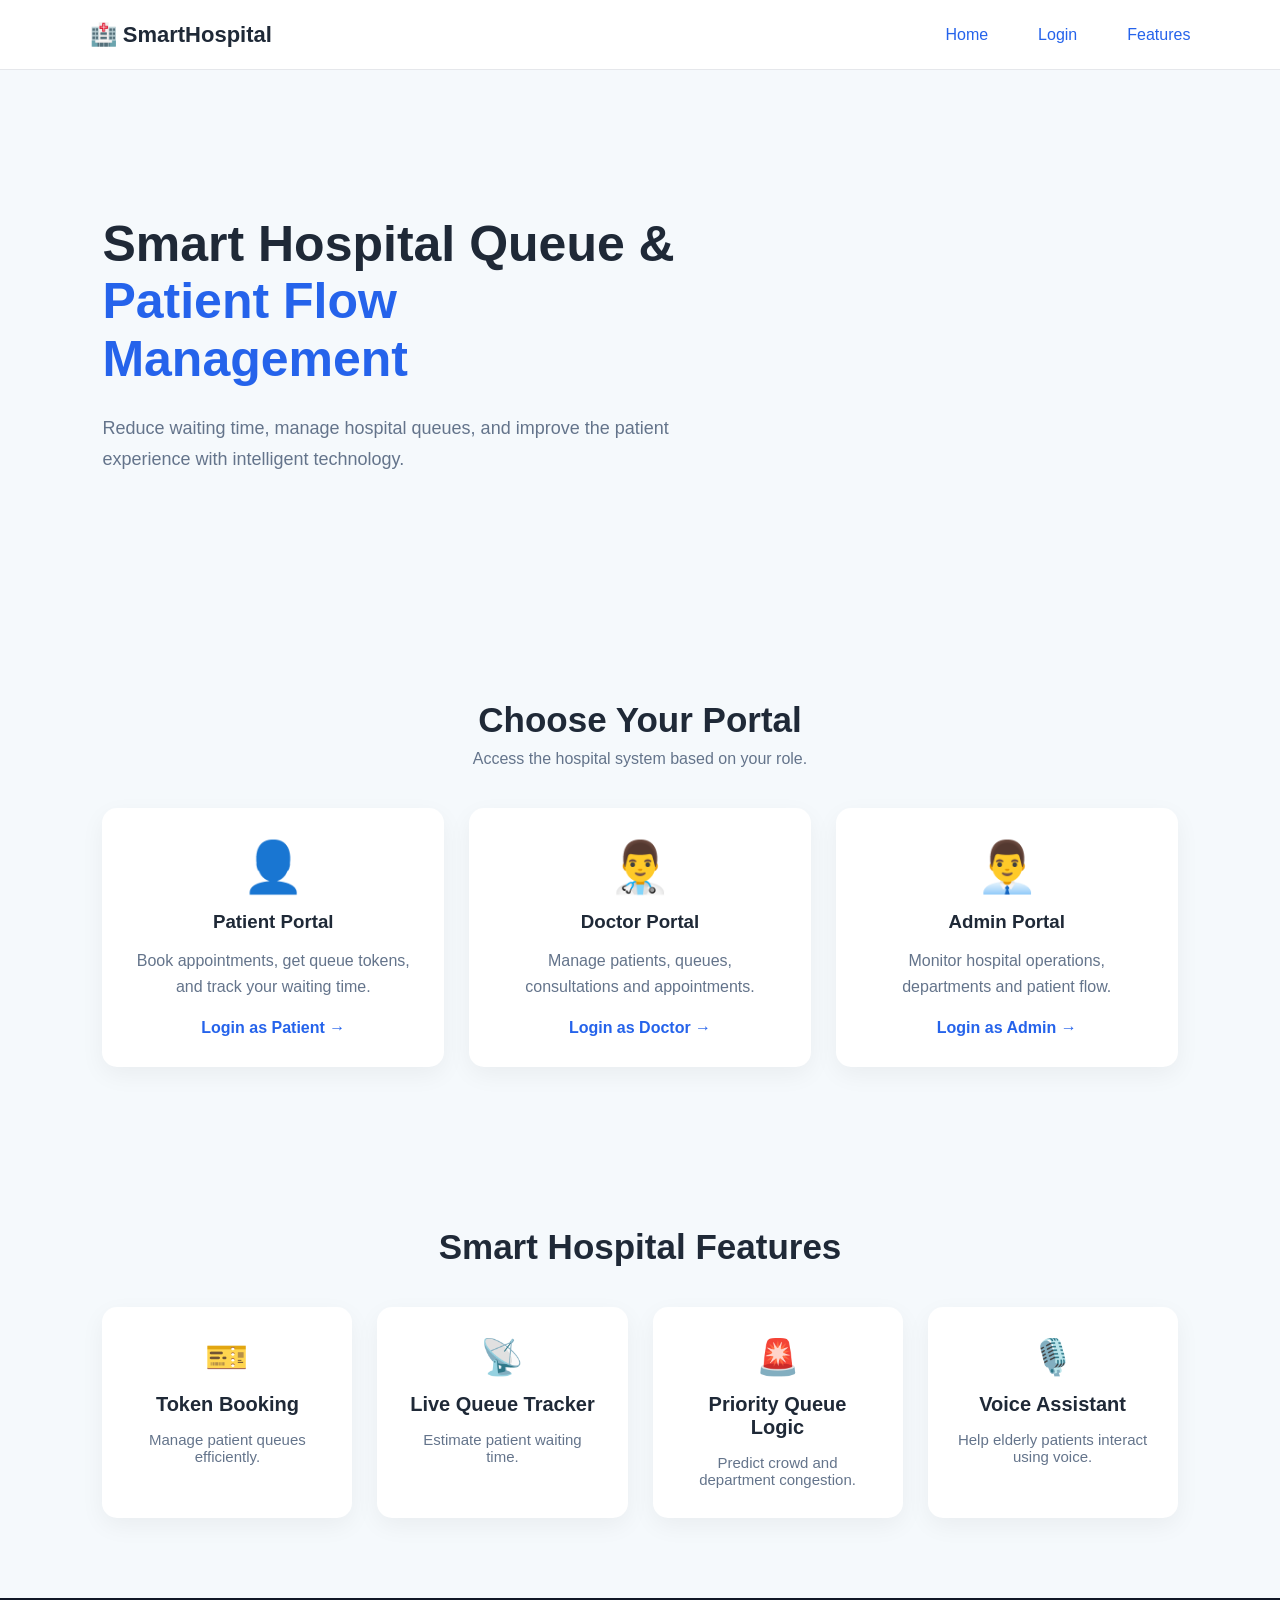
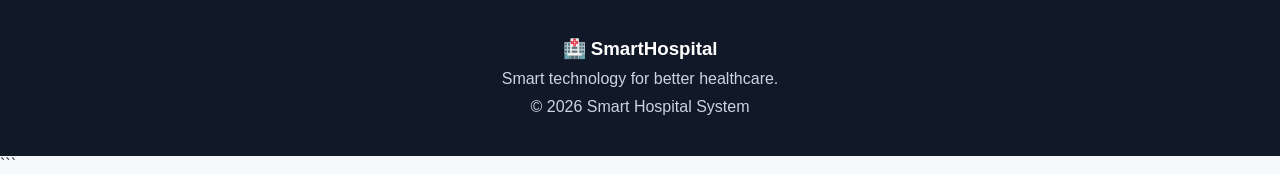
<file: frontend/index.html>
<!DOCTYPE html>

<html lang="en">

<head>

<meta charset="UTF-8">
<meta name="viewport" content="width=device-width, initial-scale=1.0">

<title>Smart Hospital</title>

<link rel="stylesheet" href="./css/style.css">


</head>

<body>

<!-- Navigation -->
<nav class="navbar">

    <div class="logo">
        🏥 SmartHospital
    </div>

    <div class="nav-links">

        <a href="#home">Home</a>
    
        <a href="#login">Login</a>
         <a href="#features">Features</a>

    </div>

</nav>

<!-- Hero Section -->
<section class="hero" id="home">

    <div class="hero-content">

        <div class="hero-text">
            <h1>
                Smart Hospital Queue &
                <span>Patient Flow Management</span>
            </h1>

            <p>
                Reduce waiting time, manage hospital queues, and improve
                the patient experience with intelligent technology.
            </p>
            <!-- Image on the right side -->
        <div class="hero-image">
        
        
        </div>

      

    </div>

</section>

<!-- Login Section -->
<section class="login-section" id="login">

    <h2>Choose Your Portal</h2>

    <p>
        Access the hospital system based on your role.
    </p>


    <div class="portal-container">

        <!-- Patient -->
        <div class="portal-card">

            <div class="portal-icon">
                👤
            </div>

            <h3>Patient Portal</h3>

            <p>
                Book appointments, get queue tokens,
                and track your waiting time.
            </p>

            <a href="patient-login.html">
                Login as Patient →
            </a>

        </div>


        <!-- Doctor -->
        <div class="portal-card">

            <div class="portal-icon">
                👨‍⚕️
            </div>

            <h3>Doctor Portal</h3>

            <p>
                Manage patients, queues,
                consultations and appointments.
            </p>

            <a href="doctor-login.html">
                Login as Doctor →
            </a>

        </div>


        <!-- Admin -->
        <div class="portal-card">

            <div class="portal-icon">
                👨‍💼
            </div>

            <h3>Admin Portal</h3>

            <p>
                Monitor hospital operations,
                departments and patient flow.
            </p>

            <a href="admin-login.html">
                Login as Admin →
            </a>

        </div>

    </div>

</section>


<!-- Features -->
<section class="features" id="features">

    <h2>Smart Hospital Features</h2>

    <div class="feature-container">

        <div class="feature-card">

            🎫

            <h3>Token Booking</h3>

            <p>
                Manage patient queues efficiently.
            </p>

        </div>


        <div class="feature-card">

            📡

            <h3>Live Queue Tracker</h3>

            <p>
                Estimate patient waiting time.
            </p>

        </div>


        <div class="feature-card">

            🚨 

            <h3>Priority Queue Logic</h3>

            <p>
                Predict crowd and department congestion.
            </p>

        </div>


        <div class="feature-card">

            🎙️

            <h3>Voice Assistant</h3>

            <p>
                Help elderly patients interact using voice.
            </p>

        </div>

    </div>

</section>


<!-- Footer -->
<footer>

    <h3>🏥 SmartHospital</h3>

    <p>
        Smart technology for better healthcare.
    </p>

    <p>
        © 2026 Smart Hospital System
    </p>

</footer>
```

</body>

</html>
</file>
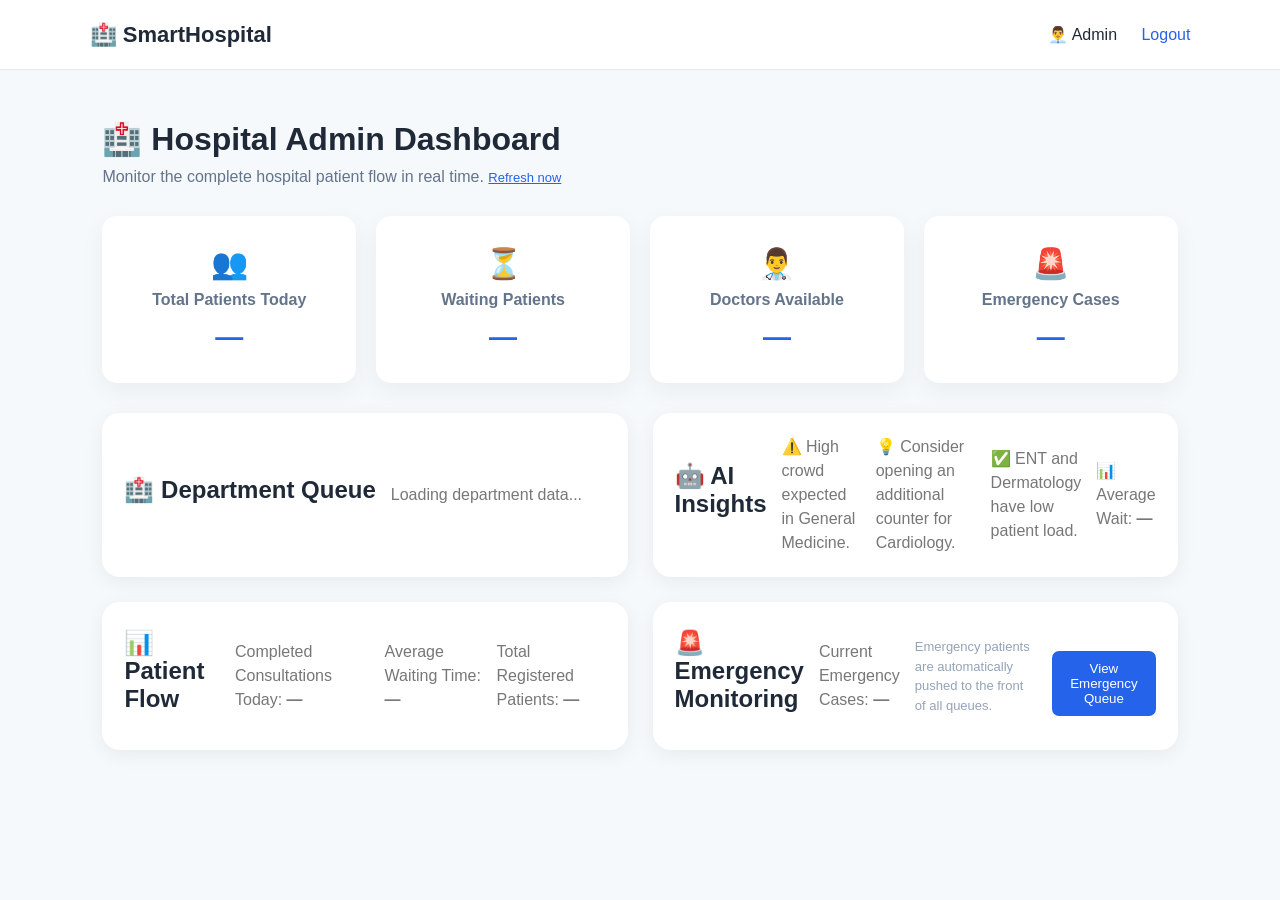
<file: frontend/admin-dashboard.html>
<!DOCTYPE html>
<html lang="en">

<head>

    <meta charset="UTF-8">
    <meta name="viewport" content="width=device-width, initial-scale=1.0">
    <meta name="description" content="Admin Dashboard — SmartHospital Operations Monitor">
    <title>Admin Dashboard — SmartHospital</title>
    <link rel="stylesheet" href="css/style.css">

</head>

<body>

<nav class="dashboard-nav">
    <div class="logo">🏥 SmartHospital</div>
    <div>
        👨‍💼 Admin
        <a href="index.html">Logout</a>
    </div>
</nav>


<main class="dashboard">

    <h1>🏥 Hospital Admin Dashboard</h1>

    <p>
        Monitor the complete hospital patient flow in real time.
        <a href="javascript:void(0)" onclick="loadAdminDashboard()" style="color:#2563eb; font-size:13px;">Refresh now</a>
    </p>


    <!-- Live Stats -->

    <div class="stats">

        <div class="stat-card">
            👥
            <h3>Total Patients Today</h3>
            <strong id="statTotalPatients">—</strong>
        </div>

        <div class="stat-card">
            ⏳
            <h3>Waiting Patients</h3>
            <strong id="statWaiting">—</strong>
        </div>

        <div class="stat-card">
            👨‍⚕️
            <h3>Doctors Available</h3>
            <strong id="statDoctors">—</strong>
        </div>

        <div class="stat-card">
            🚨
            <h3>Emergency Cases</h3>
            <strong id="statEmergency">—</strong>
        </div>

    </div>


    <!-- Dashboard Grid -->

    <div class="dashboard-grid">


        <!-- Departments -->

        <div class="dashboard-card">

            <h2>🏥 Department Queue</h2>

            <div id="deptQueue">
                <p>Loading department data...</p>
            </div>

        </div>


        <!-- AI Insights -->

        <div class="dashboard-card">

            <h2>🤖 AI Insights</h2>

            <p>⚠️ High crowd expected in General Medicine.</p>

            <p>💡 Consider opening an additional counter for Cardiology.</p>

            <p>✅ ENT and Dermatology have low patient load.</p>

            <p>📊 Average Wait: <strong id="statAvgWait">—</strong></p>

        </div>


        <!-- Patient Flow -->

        <div class="dashboard-card">

            <h2>📊 Patient Flow</h2>

            <p>
                Completed Consultations Today:
                <strong id="statCompleted">—</strong>
            </p>

            <p>
                Average Waiting Time:
                <strong id="statAvgWait2">—</strong>
            </p>

            <p>
                Total Registered Patients:
                <strong id="statRegistered">—</strong>
            </p>

        </div>


        <!-- Emergency -->

        <div class="dashboard-card">

            <h2>🚨 Emergency Monitoring</h2>

            <p>
                Current Emergency Cases:
                <strong id="statEmergency2">0</strong>
            </p>

            <p style="color:#94a3b8; font-size:13px;">
                Emergency patients are automatically pushed to the front of all queues.
            </p>

            <button onclick="alert('Emergency queue feature coming soon!')">
                View Emergency Queue
            </button>

        </div>

    </div>

</main>


<script src="js/script.js"></script>

<script>
    // Mirror some stats to secondary elements
    const origLoad = window.loadAdminDashboard;
    // Extra wiring for duplicate stat elements
    const observer = new MutationObserver(() => {
        const avg1 = document.getElementById("statAvgWait");
        const avg2 = document.getElementById("statAvgWait2");
        const em1  = document.getElementById("statEmergency");
        const em2  = document.getElementById("statEmergency2");
        const reg  = document.getElementById("statRegistered");
        if (avg2 && avg1) avg2.textContent = avg1.textContent;
        if (em2  && em1)  em2.textContent  = em1.textContent;
    });
    observer.observe(document.body, { subtree: true, characterData: true, childList: true });
</script>

</body>

</html>
</file>
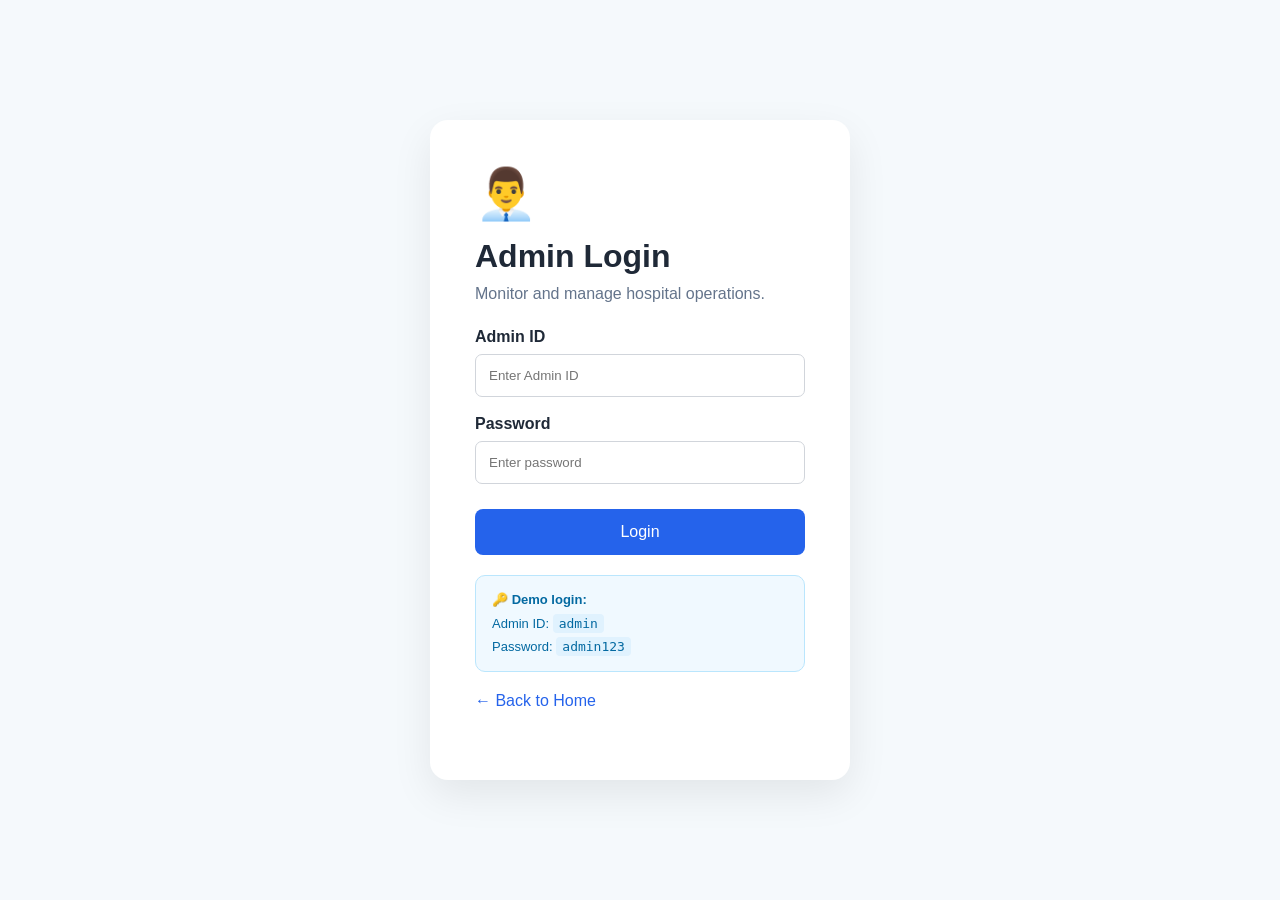
<file: frontend/admin-login.html>
<!DOCTYPE html>
<html lang="en">

<head>
    <meta charset="UTF-8">
    <meta name="viewport" content="width=device-width, initial-scale=1.0">
    <meta name="description" content="SmartHospital Admin Login — Monitor hospital operations.">
    <title>Admin Login — SmartHospital</title>
    <link rel="stylesheet" href="css/style.css">
</head>

<body class="login-page">

    <div class="login-container">

        <div class="login-icon">👨‍💼</div>

        <h1>Admin Login</h1>

        <p>Monitor and manage hospital operations.</p>

        <!-- Error Message -->
        <div id="loginError" class="error-message" style="display:none;"></div>

        <form onsubmit="adminLogin(event)">

            <label for="adminId">Admin ID</label>
            <input
                type="text"
                id="adminId"
                placeholder="Enter Admin ID"
                required
            >

            <label for="adminPassword">Password</label>
            <input
                type="password"
                id="adminPassword"
                placeholder="Enter password"
                required
            >

            <button type="submit" class="login-btn" id="loginBtn">
                Login
            </button>


        </form>

        <div class="demo-hint">
            <p>🔑 <strong>Demo login:</strong></p>
            <p>Admin ID: <code>admin</code></p>
            <p>Password: <code>admin123</code></p>
        </div>

        <p class="back-link">
            <a href="index.html">← Back to Home</a>
        </p>

    </div>

    <script src="js/script.js"></script>

</body>

</html>
</file>
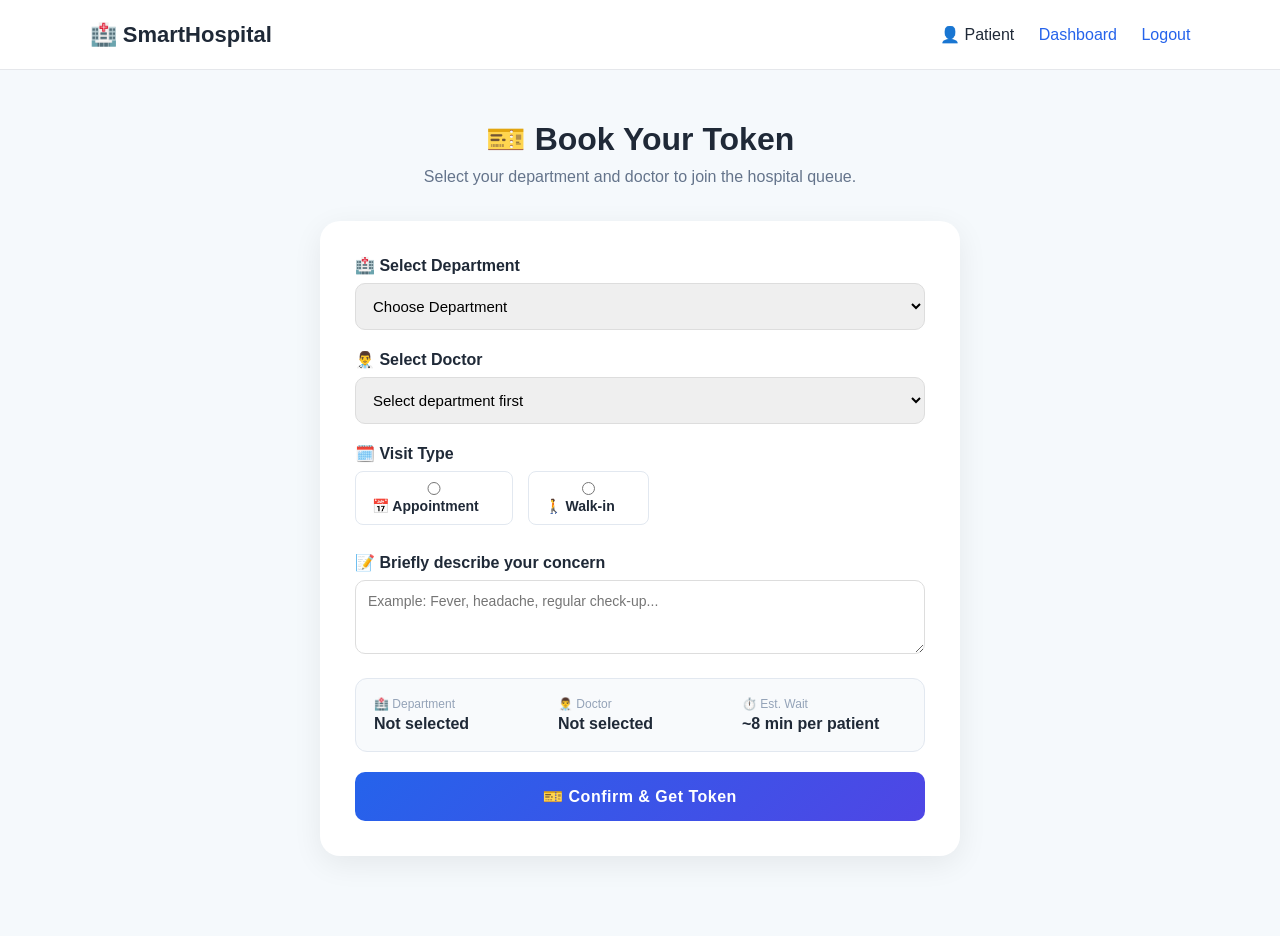
<file: frontend/book-token.html>
<!DOCTYPE html>
<html lang="en">

<head>

    <meta charset="UTF-8">
    <meta name="viewport" content="width=device-width, initial-scale=1.0">
    <meta name="description" content="Book a hospital token — SmartHospital Queue System">
    <title>Book Token — SmartHospital</title>
    <link rel="stylesheet" href="css/style.css">

</head>

<body>

<!-- Navigation -->

<nav class="dashboard-nav">

    <div class="logo">🏥 SmartHospital</div>

    <div>
        👤 <span id="navPatientName">Patient</span>
        <a href="patient-dashboard.html">Dashboard</a>
        <a href="javascript:void(0)" onclick="logout()">Logout</a>
    </div>

</nav>


<!-- Book Token Section -->

<main class="booking-container">

    <div class="booking-header">
        <h1>🎫 Book Your Token</h1>
        <p>Select your department and doctor to join the hospital queue.</p>
    </div>


    <!-- Booking Form -->

    <div class="booking-card">

        <form id="tokenForm">


            <!-- Department -->

            <div class="form-group">

                <label for="department">🏥 Select Department</label>

                <select id="department" required>

                    <option value="">Choose Department</option>
                    <option value="general">General Medicine</option>
                    <option value="cardiology">Cardiology</option>
                    <option value="orthopedics">Orthopedics</option>
                    <option value="ent">ENT</option>
                    <option value="dermatology">Dermatology</option>
                    <option value="pediatrics">Pediatrics</option>

                </select>

            </div>


            <!-- Doctor (loaded dynamically) -->

            <div class="form-group">

                <label for="doctor">👨‍⚕️ Select Doctor</label>

                <select id="doctor" required>
                    <option value="">Select department first</option>
                </select>

            </div>


            <!-- Visit Type -->

            <div class="form-group">

                <label>🗓️ Visit Type</label>

                <div class="visit-options">

                    <label class="visit-option">
                        <input type="radio" name="visitType" value="appointment" required>
                        📅 Appointment
                    </label>

                    <label class="visit-option">
                        <input type="radio" name="visitType" value="walkin">
                        🚶 Walk-in
                    </label>

                </div>

            </div>


            <!-- Symptoms -->

            <div class="form-group">

                <label for="symptoms">📝 Briefly describe your concern</label>

                <textarea
                    id="symptoms"
                    rows="3"
                    placeholder="Example: Fever, headache, regular check-up..."
                ></textarea>

            </div>


            <!-- Live Confirmation -->

            <div class="booking-info">

                <div>
                    <span>🏥 Department</span>
                    <strong id="selectedDepartment">Not selected</strong>
                </div>

                <div>
                    <span>👨‍⚕️ Doctor</span>
                    <strong id="selectedDoctor">Not selected</strong>
                </div>

                <div>
                    <span>⏱️ Est. Wait</span>
                    <strong>~8 min per patient</strong>
                </div>

            </div>


            <button type="submit" class="confirm-token-btn">
                🎫 Confirm &amp; Get Token
            </button>

        </form>

    </div>


    <!-- Token Result -->

    <div id="tokenResult" class="token-result hidden">

        <div class="success-icon">✅</div>

        <h2>Token Booked Successfully!</h2>

        <p>Please keep your token number for your visit.</p>

        <div class="token-number">
            <span>Your Token Number</span>
            <strong id="generatedToken">T001</strong>
        </div>

        <div class="token-details">

            <div>
                <span>Department</span>
                <strong id="resultDepartment">—</strong>
            </div>

            <div>
                <span>Doctor</span>
                <strong id="resultDoctor">—</strong>
            </div>

            <div>
                <span>Patients Ahead</span>
                <strong id="resultAhead">—</strong>
            </div>

            <div>
                <span>Estimated Wait</span>
                <strong id="resultWait">—</strong>
            </div>

        </div>

        <div class="token-actions">

            <a href="patient-dashboard.html" class="dashboard-btn">
                ← Back to Dashboard
            </a>

            <a href="patient-dashboard.html" class="queue-btn">
                📊 View Live Queue
            </a>

        </div>

    </div>

</main>


<script>
    // Populate nav name from session
    const navName = sessionStorage.getItem("patient_name");
    if (navName) document.getElementById("navPatientName").textContent = navName;
</script>

<script src="js/script.js"></script>

</body>

</html>
</file>
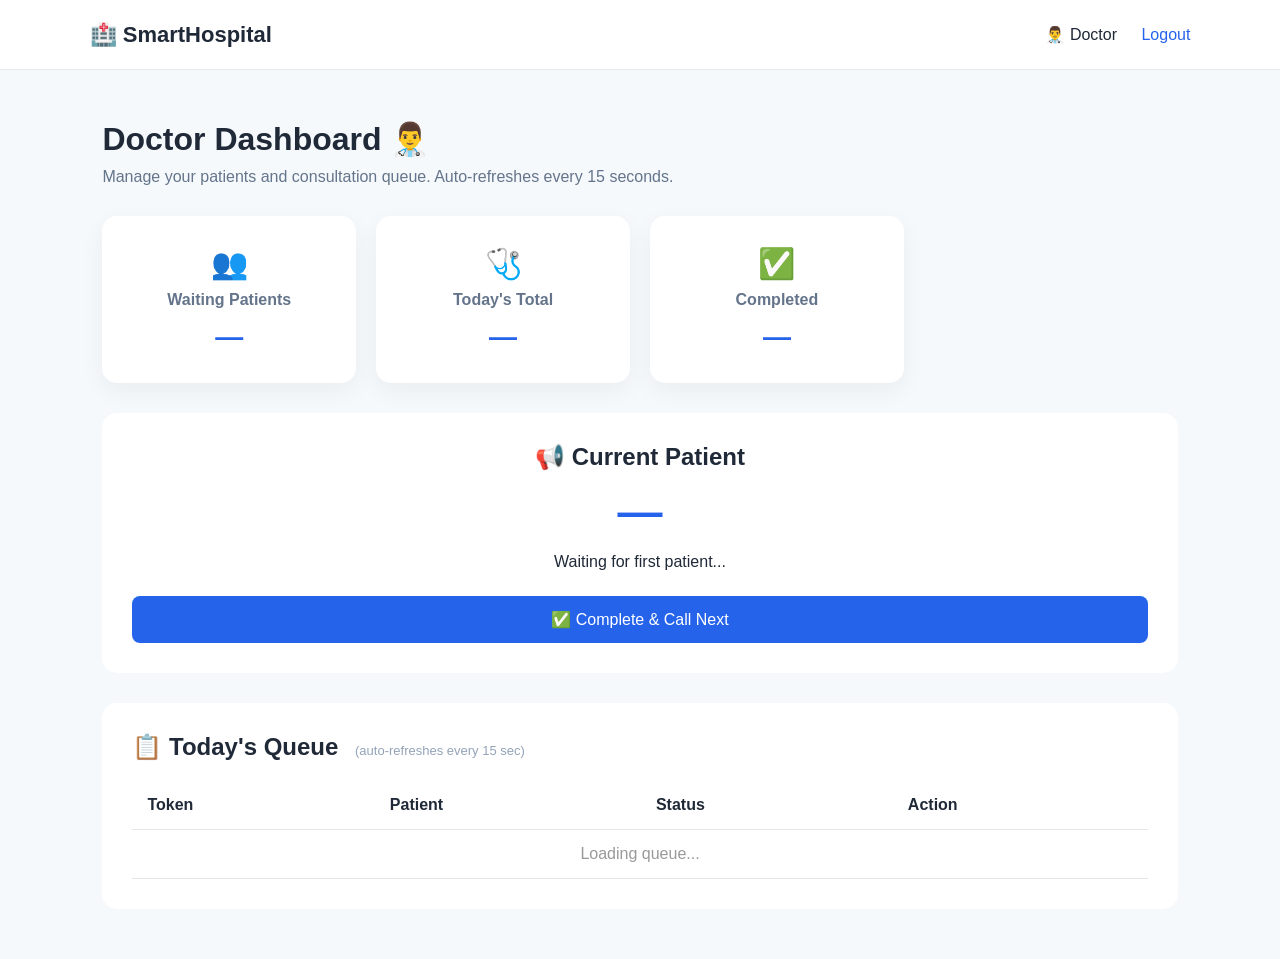
<file: frontend/doctor-dashboard.html>
<!DOCTYPE html>
<html lang="en">

<head>

    <meta charset="UTF-8">
    <meta name="viewport" content="width=device-width, initial-scale=1.0">
    <meta name="description" content="Doctor Dashboard — SmartHospital Queue Management">
    <title>Doctor Dashboard — SmartHospital</title>
    <link rel="stylesheet" href="css/style.css">

</head>

<body>

<nav class="dashboard-nav">
    <div class="logo">🏥 SmartHospital</div>
    <div>
        👨‍⚕️ <span id="doctorName">Doctor</span>
        <a href="javascript:void(0)" onclick="logout()">Logout</a>
    </div>
</nav>


<main class="dashboard">

    <h1>Doctor Dashboard 👨‍⚕️</h1>

    <p>Manage your patients and consultation queue. Auto-refreshes every 15 seconds.</p>


    <!-- Stats -->

    <div class="stats">

        <div class="stat-card">
            👥
            <h3>Waiting Patients</h3>
            <strong id="waitingCount">—</strong>
        </div>

        <div class="stat-card">
            🩺
            <h3>Today's Total</h3>
            <strong id="todayCount">—</strong>
        </div>

        <div class="stat-card">
            ✅
            <h3>Completed</h3>
            <strong id="completedCount">—</strong>
        </div>

    </div>


    <!-- Current Patient -->

    <div class="current-patient">

        <h2>📢 Current Patient</h2>

        <h1 id="currentToken">—</h1>

        <p id="currentPatient">Waiting for first patient...</p>

        <button class="login-btn" onclick="callNext()" id="callNextBtn">
            ✅ Complete &amp; Call Next
        </button>

    </div>


    <!-- Queue Table -->

    <div class="queue-section">

        <h2>📋 Today's Queue
            <span style="font-size:13px;color:#94a3b8;font-weight:400;margin-left:10px;">
                (auto-refreshes every 15 sec)
            </span>
        </h2>

        <table>

            <thead>
                <tr>
                    <th>Token</th>
                    <th>Patient</th>
                    <th>Status</th>
                    <th>Action</th>
                </tr>
            </thead>

            <tbody id="queueTableBody">
                <tr>
                    <td colspan="4" style="text-align:center;color:#999;">Loading queue...</td>
                </tr>
            </tbody>

        </table>

    </div>

</main>


<script src="js/script.js"></script>

</body>

</html>
</file>
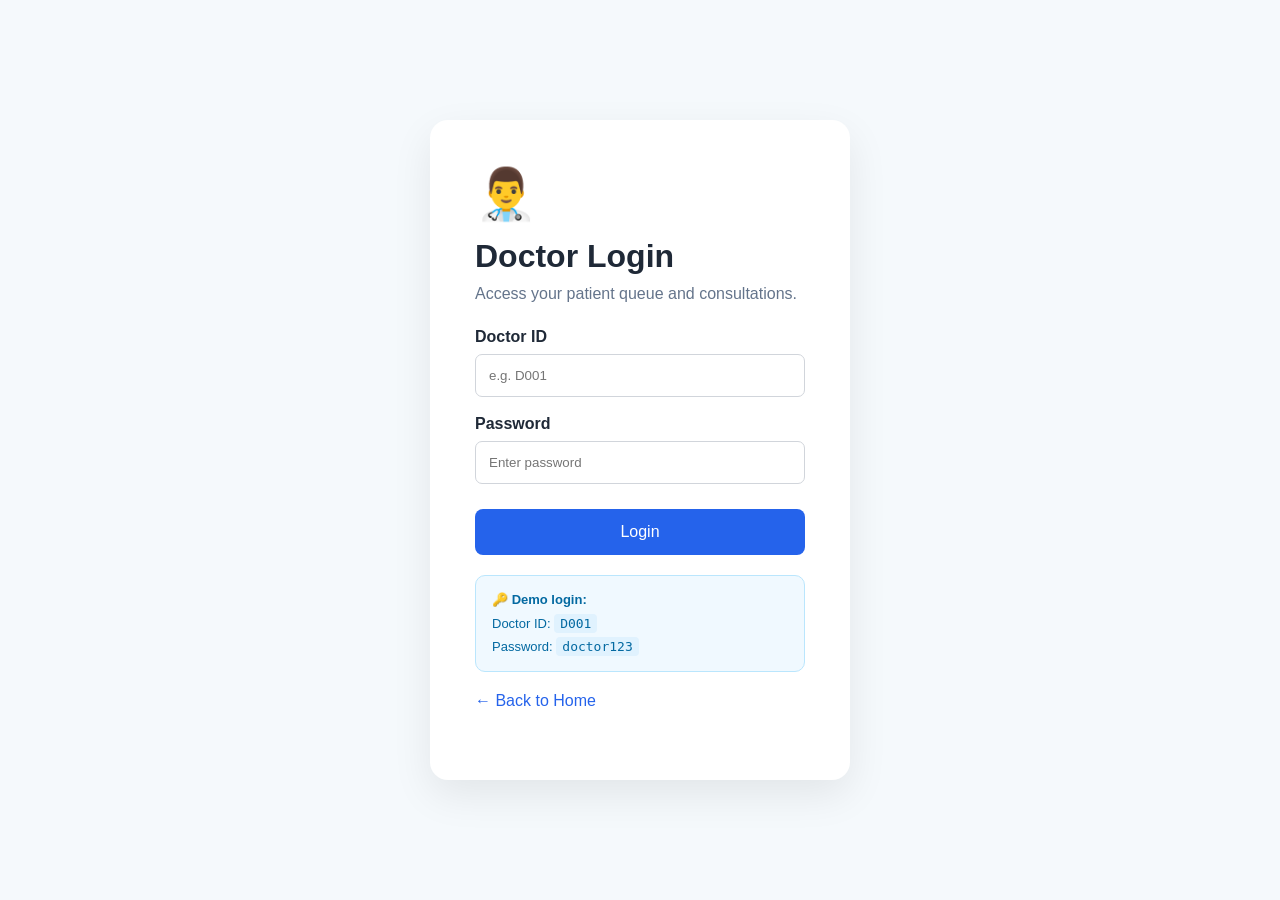
<file: frontend/doctor-login.html>
<!DOCTYPE html>
<html lang="en">

<head>
    <meta charset="UTF-8">
    <meta name="viewport" content="width=device-width, initial-scale=1.0">
    <meta name="description" content="SmartHospital Doctor Login — Manage your patient queue.">
    <title>Doctor Login — SmartHospital</title>
    <link rel="stylesheet" href="css/style.css">
</head>

<body class="login-page">

    <div class="login-container">

        <div class="login-icon">👨‍⚕️</div>

        <h1>Doctor Login</h1>

        <p>Access your patient queue and consultations.</p>

        <!-- Error Message -->
        <div id="loginError" class="error-message" style="display:none;"></div>

        <form onsubmit="doctorLogin(event)">

            <label for="doctorId">Doctor ID</label>
            <input
                type="text"
                id="doctorId"
                placeholder="e.g. D001"
                required
            >

            <label for="doctorPassword">Password</label>
            <input
                type="password"
                id="doctorPassword"
                placeholder="Enter password"
                required
            >

            <button type="submit" class="login-btn">
                Login
            </button>

        </form>

        <div class="demo-hint">
            <p>🔑 <strong>Demo login:</strong></p>
            <p>Doctor ID: <code>D001</code></p>
            <p>Password: <code>doctor123</code></p>
        </div>

        <p class="back-link">
            <a href="index.html">← Back to Home</a>
        </p>

    </div>

    <script src="js/script.js"></script>

</body>

</html>
</file>
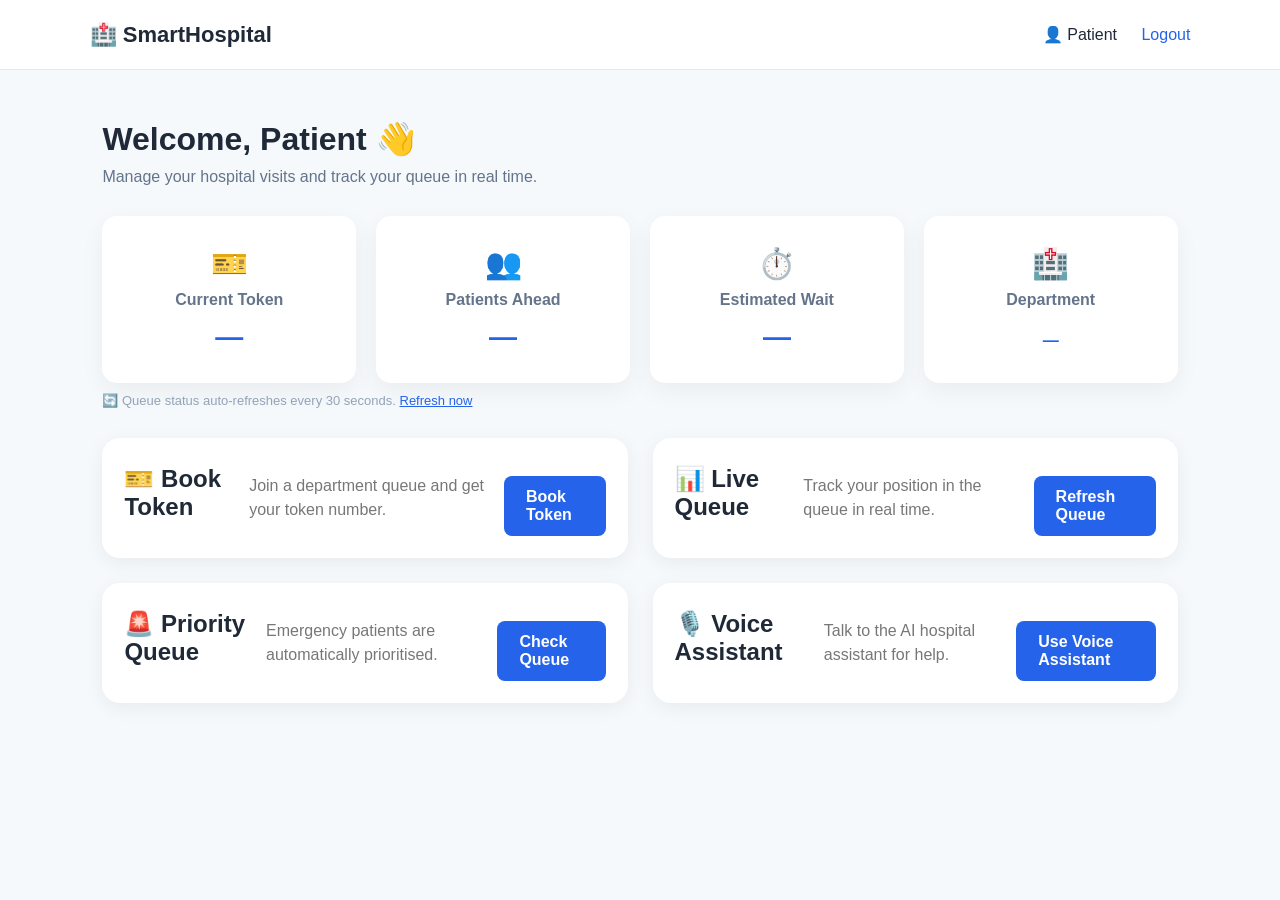
<file: frontend/patient-dashboard.html>
<!DOCTYPE html>
<html lang="en">

<head>

    <meta charset="UTF-8">
    <meta name="viewport" content="width=device-width, initial-scale=1.0">
    <meta name="description" content="Patient Dashboard — SmartHospital Queue Tracker">
    <title>Patient Dashboard — SmartHospital</title>
    <link rel="stylesheet" href="css/style.css">

</head>

<body>

<nav class="dashboard-nav">
    <div class="logo">🏥 SmartHospital</div>
    <div>
        👤 <span id="navPatientName">Patient</span>
        <a href="javascript:void(0)" onclick="logout()">Logout</a>
    </div>
</nav>


<main class="dashboard">

    <h1>Welcome, <span id="welcomeName">Patient</span> 👋</h1>

    <p>Manage your hospital visits and track your queue in real time.</p>


    <!-- Statistics -->

    <div class="stats">

        <div class="stat-card">
            🎫
            <h3>Current Token</h3>
            <strong id="dashTokenId">—</strong>
        </div>

        <div class="stat-card">
            👥
            <h3>Patients Ahead</h3>
            <strong id="dashAhead">—</strong>
        </div>

        <div class="stat-card">
            ⏱️
            <h3>Estimated Wait</h3>
            <strong id="dashWait">—</strong>
        </div>

        <div class="stat-card">
            🏥
            <h3>Department</h3>
            <strong id="dashDept" style="font-size:16px">—</strong>
        </div>

    </div>

    <!-- Auto-refresh badge -->
    <p style="color:#94a3b8; font-size:13px; margin-top:10px;">
        🔄 Queue status auto-refreshes every 30 seconds.
        <a href="javascript:void(0)" onclick="loadPatientDashboard()" style="color:#2563eb; font-size:13px;">Refresh now</a>
    </p>


    <!-- Main Actions -->

    <div class="dashboard-grid">

        <div class="dashboard-card">
            <h2>🎫 Book Token</h2>
            <p>Join a department queue and get your token number.</p>
            <a href="book-token.html" class="dashboard-action-btn">Book Token</a>
        </div>

        <div class="dashboard-card">
            <h2>📊 Live Queue</h2>
            <p>Track your position in the queue in real time.</p>
            <a href="javascript:void(0)" onclick="loadPatientDashboard()" class="dashboard-action-btn">Refresh Queue</a>
        </div>

        <div class="dashboard-card">
            <h2>🚨 Priority Queue</h2>
            <p>Emergency patients are automatically prioritised.</p>
            <a href="book-token.html" class="dashboard-action-btn">Check Queue</a>
        </div>

        <div class="dashboard-card">
            <h2>🎙️ Voice Assistant</h2>
            <p>Talk to the AI hospital assistant for help.</p>
            <a href="voice-assistant.html" class="dashboard-action-btn">Use Voice Assistant</a>
        </div>

    </div>

</main>


<script>
    // Set nav name from session
    const pName = sessionStorage.getItem("patient_name") || "Patient";
    document.getElementById("navPatientName").textContent = pName;
</script>

<script src="js/script.js"></script>

</body>

</html>
</file>
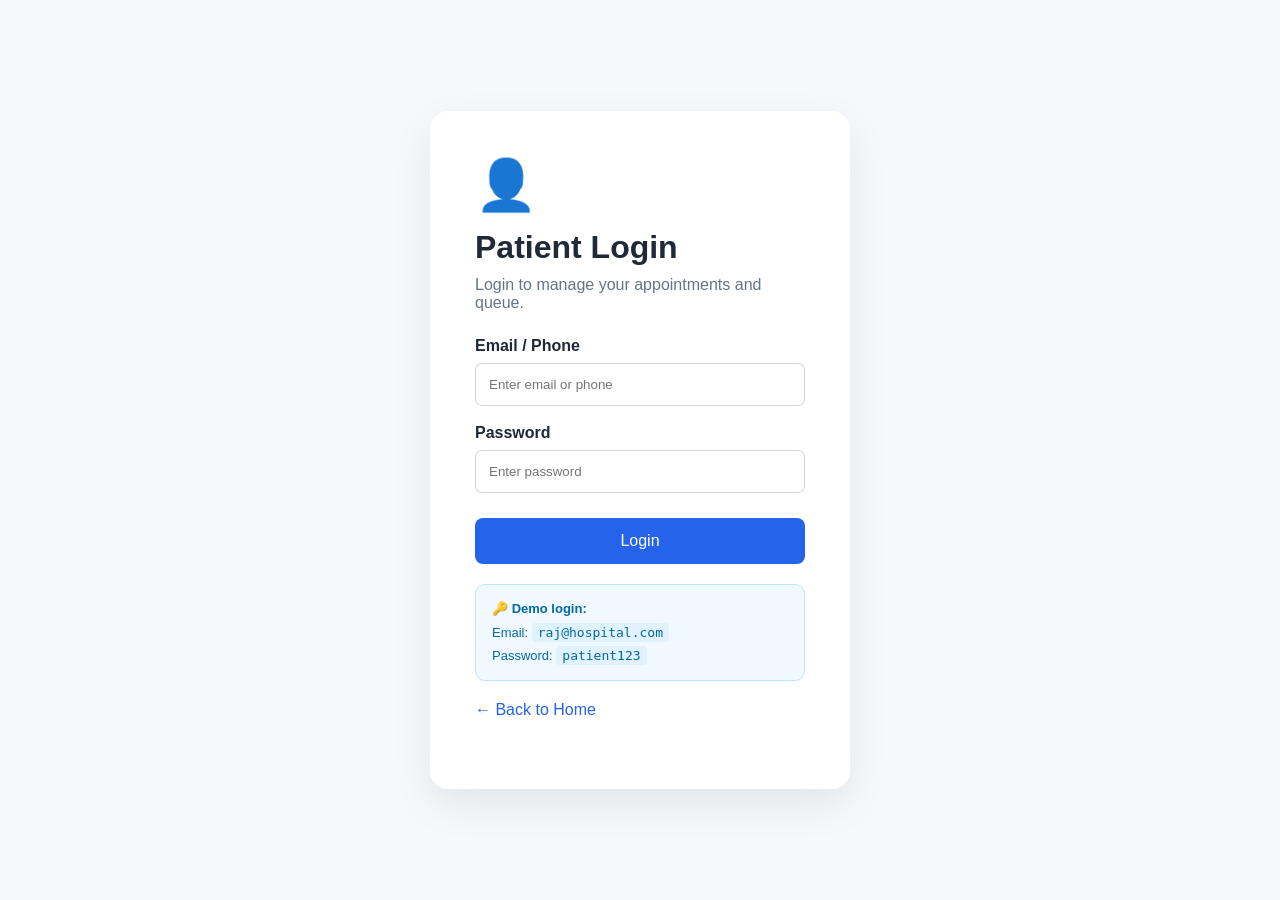
<file: frontend/patient-login.html>
<!DOCTYPE html>
<html lang="en">

<head>
    <meta charset="UTF-8">
    <meta name="viewport" content="width=device-width, initial-scale=1.0">
    <meta name="description" content="SmartHospital Patient Login — Book tokens and track your queue.">
    <title>Patient Login — SmartHospital</title>
    <link rel="stylesheet" href="css/style.css">
</head>

<body class="login-page">

    <div class="login-container">

        <div class="login-icon">👤</div>

        <h1>Patient Login</h1>

        <p>Login to manage your appointments and queue.</p>

        <!-- Error Message -->
        <div id="loginError" class="error-message" style="display:none;"></div>

        <form onsubmit="patientLogin(event)">

            <label for="patientEmail">Email / Phone</label>
            <input
                type="text"
                id="patientEmail"
                placeholder="Enter email or phone"
                required
            >

            <label for="patientPassword">Password</label>
            <input
                type="password"
                id="patientPassword"
                placeholder="Enter password"
                required
            >

            <button type="submit" class="login-btn" id="loginBtn">
                Login
            </button>

        </form>

        <div class="demo-hint">
            <p>🔑 <strong>Demo login:</strong></p>
            <p>Email: <code>raj@hospital.com</code></p>
            <p>Password: <code>patient123</code></p>
        </div>

        <p class="back-link">
            <a href="index.html">← Back to Home</a>
        </p>

    </div>

    <script src="js/script.js"></script>

</body>

</html>
</file>
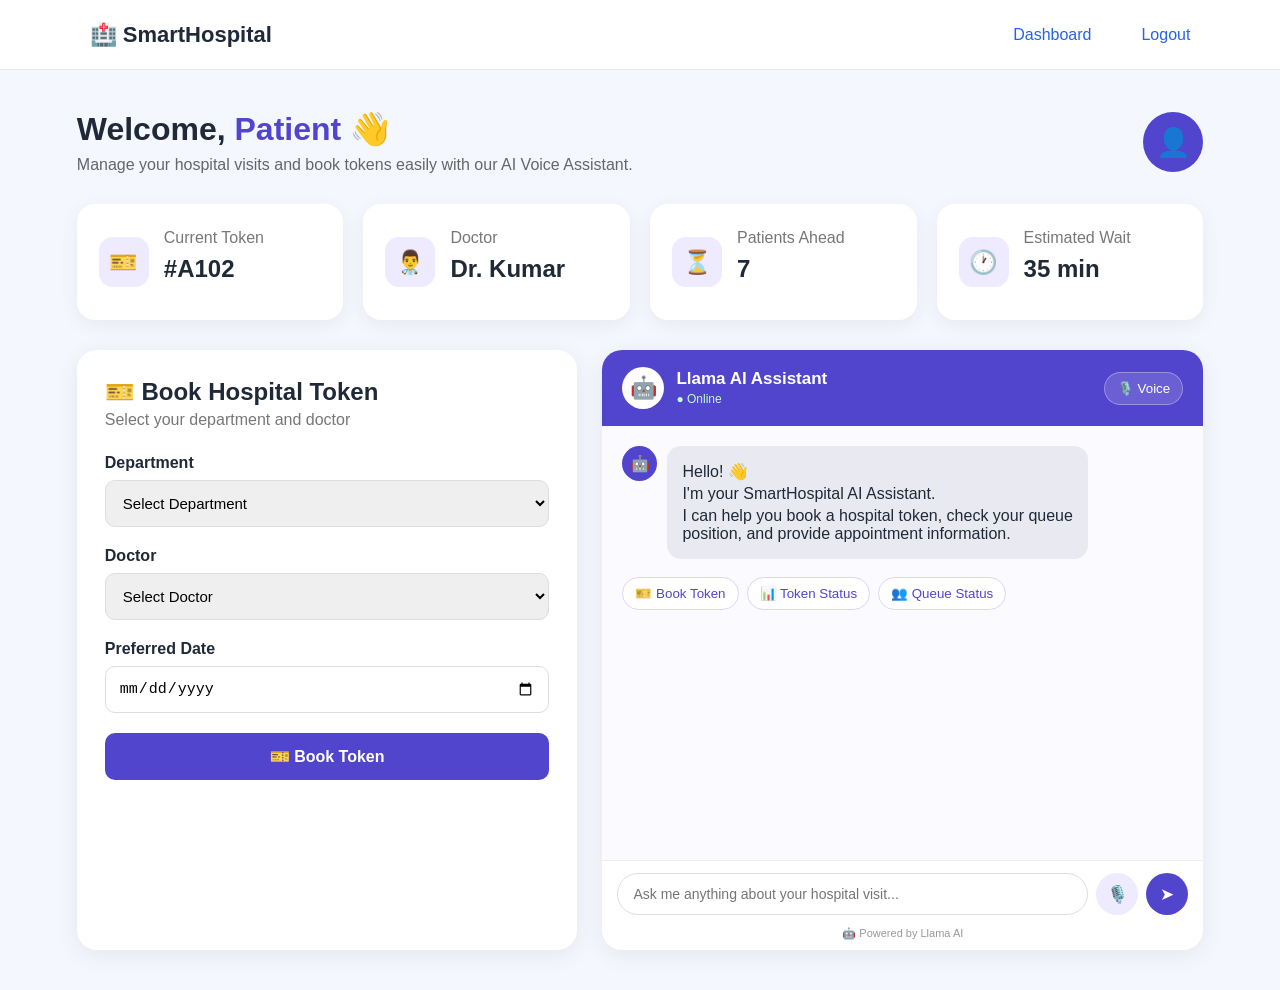
<file: frontend/voice-assistant.html>
<!DOCTYPE html>
<html lang="en">

<head>
    <meta charset="UTF-8">
    <meta name="viewport" content="width=device-width, initial-scale=1.0">

    <title>Patient Dashboard - SmartHospital</title>

    <link rel="stylesheet" href="./css/style.css">
</head>

<body>

    <!-- ================= NAVIGATION ================= -->

    <nav class="dashboard-nav">

        <div class="logo">
            🏥 SmartHospital
        </div>

        <div class="nav-links">

            <a href="patient-dashboard.html">Dashboard</a>
            <a href="index.html">Logout</a>

        </div>

    </nav>


    <!-- ================= DASHBOARD ================= -->

    <main class="patient-dashboard">

        <!-- Welcome Section -->

        <section class="welcome-section">

            <div>

                <h1>
                    Welcome, <span>Patient 👋</span>
                </h1>

                <p>
                    Manage your hospital visits and book tokens easily
                    with our AI Voice Assistant.
                </p>

            </div>

            <div class="patient-avatar">
                👤
            </div>

        </section>


        <!-- ================= TOKEN CARDS ================= -->

        <section class="dashboard-cards">

            <div class="dashboard-card">

                <div class="card-icon">
                    🎫
                </div>

                <div>

                    <p>Current Token</p>

                    <h2>
                        #A102
                    </h2>

                </div>

            </div>


            <div class="dashboard-card">

                <div class="card-icon">
                    👨‍⚕️
                </div>

                <div>

                    <p>Doctor</p>

                    <h2>
                        Dr. Kumar
                    </h2>

                </div>

            </div>


            <div class="dashboard-card">

                <div class="card-icon">
                    ⏳
                </div>

                <div>

                    <p>Patients Ahead</p>

                    <h2>
                        7
                    </h2>

                </div>

            </div>


            <div class="dashboard-card">

                <div class="card-icon">
                    🕐
                </div>

                <div>

                    <p>Estimated Wait</p>

                    <h2>
                        35 min
                    </h2>

                </div>

            </div>

        </section>


        <!-- ================= MAIN CONTENT ================= -->

        <section class="dashboard-content">


            <!-- TOKEN BOOKING -->

            <div class="booking-panel">

                <div class="panel-header">

                    <div>

                        <h2>
                            🎫 Book Hospital Token
                        </h2>

                        <p>
                            Select your department and doctor
                        </p>

                    </div>

                </div>


                <form id="tokenForm">

                    <div class="form-group">

                        <label>
                            Department
                        </label>

                        <select id="department" required>

                            <option value="">
                                Select Department
                            </option>

                            <option value="General Medicine">
                                General Medicine
                            </option>

                            <option value="Cardiology">
                                Cardiology
                            </option>

                            <option value="Orthopedics">
                                Orthopedics
                            </option>

                            <option value="Pediatrics">
                                Pediatrics
                            </option>

                            <option value="Dermatology">
                                Dermatology
                            </option>

                        </select>

                    </div>


                    <div class="form-group">

                        <label>
                            Doctor
                        </label>

                        <select id="doctor" required>

                            <option value="">
                                Select Doctor
                            </option>

                            <option value="Dr. Kumar">
                                Dr. Kumar
                            </option>

                            <option value="Dr. Priya">
                                Dr. Priya
                            </option>

                            <option value="Dr. Raj">
                                Dr. Raj
                            </option>

                        </select>

                    </div>


                    <div class="form-group">

                        <label>
                            Preferred Date
                        </label>

                        <input
                            type="date"
                            id="appointmentDate"
                            required
                        >

                    </div>


                    <button
                        type="submit"
                        class="book-token-btn"
                    >
                        🎫 Book Token
                    </button>

                </form>


                <!-- BOOKING RESULT -->

                <div
                    id="bookingResult"
                    class="booking-result"
                >

                </div>

            </div>



            <!-- ================= AI ASSISTANT ================= -->

            <div class="assistant-panel">

                <div class="assistant-header">

                    <div class="assistant-title">

                        <div class="ai-avatar">
                            🤖
                        </div>

                        <div>

                            <h2>
                                Llama AI Assistant
                            </h2>

                            <span>
                                ● Online
                            </span>

                        </div>

                    </div>


                    <button class="voice-status">
                        🎙️ Voice
                    </button>

                </div>


                <!-- CHAT AREA -->

                <div
                    class="chat-area"
                    id="chatArea"
                >

                    <!-- AI MESSAGE -->

                    <div class="message bot-message">

                        <div class="message-avatar">
                            🤖
                        </div>

                        <div class="message-content">

                            <p>
                                Hello! 👋
                            </p>

                            <p>
                                I'm your SmartHospital AI Assistant.
                            </p>

                            <p>
                                I can help you book a hospital token,
                                check your queue position, and provide
                                appointment information.
                            </p>

                        </div>

                    </div>


                    <!-- QUICK QUESTIONS -->

                    <div class="quick-actions">

                        <button
                            onclick="sendQuickMessage('Book a token for me')"
                        >
                            🎫 Book Token
                        </button>

                        <button
                            onclick="sendQuickMessage('What is my token status?')"
                        >
                            📊 Token Status
                        </button>

                        <button
                            onclick="sendQuickMessage('How many patients are ahead of me?')"
                        >
                            👥 Queue Status
                        </button>

                    </div>

                </div>


                <!-- TYPING INDICATOR -->

                <div
                    id="typingIndicator"
                    class="typing-indicator"
                >
                    AI is thinking...
                </div>


                <!-- INPUT AREA -->

                <div class="assistant-input">

                    <input
                        type="text"
                        id="userMessage"
                        placeholder="Ask me anything about your hospital visit..."
                    >


                    <!-- VOICE BUTTON -->

                    <button
                        id="voiceBtn"
                        class="voice-btn"
                        title="Speak"
                    >
                        🎙️
                    </button>


                    <!-- SEND BUTTON -->

                    <button
                        id="sendBtn"
                        class="send-btn"
                    >
                        ➤
                    </button>

                </div>


                <div class="assistant-footer">

                    🤖 Powered by Llama AI

                </div>

            </div>

        </section>

    </main>



    <!-- ================= JAVASCRIPT ================= -->

    <script>

        const chatArea =
            document.getElementById("chatArea");

        const userMessage =
            document.getElementById("userMessage");

        const sendBtn =
            document.getElementById("sendBtn");

        const voiceBtn =
            document.getElementById("voiceBtn");

        const typingIndicator =
            document.getElementById("typingIndicator");


        // ==========================================
        // ADD USER MESSAGE
        // ==========================================

        function addUserMessage(message) {

            const div =
                document.createElement("div");

            div.className =
                "message user-message";

            div.innerHTML = `

                <div class="message-content">

                    <p>${message}</p>

                </div>

                <div class="message-avatar">
                    👤
                </div>

            `;

            chatArea.appendChild(div);

            chatArea.scrollTop =
                chatArea.scrollHeight;
        }


        // ==========================================
        // ADD AI MESSAGE
        // ==========================================

        function addBotMessage(message) {

            const div =
                document.createElement("div");

            div.className =
                "message bot-message";

            div.innerHTML = `

                <div class="message-avatar">
                    🤖
                </div>

                <div class="message-content">

                    <p>${message}</p>

                </div>

            `;

            chatArea.appendChild(div);

            chatArea.scrollTop =
                chatArea.scrollHeight;
        }


        // ==========================================
        // SEND MESSAGE
        // ==========================================
async function sendMessage() {

    const message = userMessage.value.trim();

    if (message === "") {
        return;
    }

    // Show user message
    addUserMessage(message);

    // Clear input
    userMessage.value = "";

    // Show typing indicator
    typingIndicator.style.display = "block";

    try {

        // Send message to Flask backend
        const response = await fetch(
            "http://127.0.0.1:5000/chat",
            {
                method: "POST",

                headers: {
                    "Content-Type": "application/json"
                },

                body: JSON.stringify({
                    message: message
                })
            }
        );

        // Check server response
        if (!response.ok) {
            throw new Error(
                "Server error: " + response.status
            );
        }

        // Convert response to JSON
        const data = await response.json();

        // Hide typing indicator
        typingIndicator.style.display = "none";

        // Display Llama response
        addBotMessage(data.reply);

    } catch (error) {

        console.error("AI Error:", error);

        // Hide typing indicator
        typingIndicator.style.display = "none";

        // Show error in chat
        addBotMessage(
            "❌ Unable to connect to Llama AI. " +
            "Please make sure Flask and Ollama are running."
        );
    }
}

        // ==========================================
        // SEND BUTTON
        // ==========================================

        sendBtn.addEventListener(
            "click",
            sendMessage
        );


        // ==========================================
        // ENTER KEY
        // ==========================================

        userMessage.addEventListener(
            "keydown",
            function(event) {

                if (event.key === "Enter") {

                    sendMessage();

                }

            }
        );


        // ==========================================
        // QUICK MESSAGE
        // ==========================================

        function sendQuickMessage(message) {

            userMessage.value =
                message;

            sendMessage();

        }


        // ==========================================
        // VOICE ASSISTANT
        // ==========================================

        const SpeechRecognition =
            window.SpeechRecognition ||
            window.webkitSpeechRecognition;


        if (SpeechRecognition) {

            const recognition =
                new SpeechRecognition();

            recognition.lang =
                "en-IN";

            recognition.continuous =
                false;

            recognition.interimResults =
                false;


            voiceBtn.addEventListener(
                "click",
                function() {

                    recognition.start();

                    voiceBtn.classList.add(
                        "listening"
                    );

                    voiceBtn.innerHTML =
                        "🔴";

                }
            );


            recognition.onresult =
                function(event) {

                    const speech =
                        event.results[0][0].transcript;

                    userMessage.value =
                        speech;

                    sendMessage();

                };


            recognition.onend =
                function() {

                    voiceBtn.classList.remove(
                        "listening"
                    );

                    voiceBtn.innerHTML =
                        "🎙️";

                };

        } else {

            voiceBtn.addEventListener(
                "click",
                function() {

                    alert(
                        "Voice recognition is not supported in this browser."
                    );

                }
            );

        }


        // ==========================================
        // TOKEN BOOKING UI
        // ==========================================

        const tokenForm =
            document.getElementById("tokenForm");

        const bookingResult =
            document.getElementById("bookingResult");


        tokenForm.addEventListener(
            "submit",
            function(event) {

                event.preventDefault();


                const department =
                    document.getElementById(
                        "department"
                    ).value;

                const doctor =
                    document.getElementById(
                        "doctor"
                    ).value;


                bookingResult.innerHTML = `

                    <div class="success-message">

                        ✅ Token request created!

                        <br><br>

                        Department:
                        <strong>${department}</strong>

                        <br>

                        Doctor:
                        <strong>${doctor}</strong>

                        <br><br>

                        Your token will be generated
                        from the hospital queue.

                    </div>

                `;

            }
        );

    </script>

</body>

</html>
</file>
<file: frontend/css/style.css>
* {
    margin: 0;
    padding: 0;
    box-sizing: border-box;
}

body {
    font-family: Arial, sans-serif;
    background: #f5f9fc;
    color: #1f2937;
}


/* NAVBAR */

.navbar,
.dashboard-nav {
    height: 70px;
    padding: 0 7%;
    display: flex;
    align-items: center;
    justify-content: space-between;
    background: white;
    border-bottom: 1px solid #e5e7eb;
}

.logo {
    font-size: 22px;
    font-weight: bold;
}

.nav-links {
    display: flex;
    gap: 30px;
}

.nav-links a,
.dashboard-nav a {
    text-decoration: none;
    color: #2563eb;
    margin-left: 20px;
}


/* HERO */

.hero {
    min-height: 550px;
    padding: 80px 8%;
    display: flex;
    align-items: center;
    justify-content: space-between;
    gap: 50px;
}

.hero-content {
    max-width: 600px;
}

.hero h1 {
    font-size: 50px;
    line-height: 1.15;
    margin-bottom: 25px;
}

.hero h1 span {
    color: #2563eb;
}

.hero p {
    font-size: 18px;
    line-height: 1.7;
    color: #64748b;
}

.hero-buttons {
    margin-top: 30px;
    display: flex;
    gap: 15px;
}

.primary-btn,
.secondary-btn {
    padding: 14px 25px;
    border-radius: 8px;
    text-decoration: none;
    font-weight: bold;
}

.primary-btn {
    background: #2563eb;
    color: white;
}

.secondary-btn {
    border: 1px solid #2563eb;
    color: #2563eb;
}


/* HOSPITAL CARD */

.hero-image {
    width: 400px;
}

.hospital-card {
    background: white;
    padding: 40px;
    border-radius: 20px;
    text-align: center;
    box-shadow: 0 15px 40px rgba(0, 0, 0, 0.08);
}

.card-icon {
    font-size: 70px;
}

.hospital-card h2 {
    margin: 15px 0;
}

.queue-info {
    display: flex;
    justify-content: space-between;
    margin-top: 30px;
}

.queue-info strong {
    display: block;
    font-size: 25px;
    color: #2563eb;
}

.queue-info small {
    color: #64748b;
}


/* PORTAL SECTION */

.login-section,
.features {
    padding: 80px 8%;
    text-align: center;
}

.login-section h2,
.features h2 {
    font-size: 35px;
    margin-bottom: 10px;
}

.login-section > p {
    color: #64748b;
    margin-bottom: 40px;
}

.portal-container,
.feature-container {
    display: grid;
    grid-template-columns: repeat(3, 1fr);
    gap: 25px;
}

.portal-card,
.feature-card,
.dashboard-card,
.stat-card {
    background: white;
    padding: 30px;
    border-radius: 15px;
    box-shadow: 0 8px 25px rgba(0, 0, 0, 0.05);
}

.portal-icon {
    font-size: 50px;
}

.portal-card h3 {
    margin: 15px 0;
}

.portal-card p {
    color: #64748b;
    line-height: 1.6;
}

.portal-card a {
    display: inline-block;
    margin-top: 20px;
    color: #2563eb;
    text-decoration: none;
    font-weight: bold;
}

.feature-container {
    grid-template-columns: repeat(4, 1fr);
    margin-top: 40px;
}

.feature-card {
    font-size: 35px;
}

.feature-card h3 {
    font-size: 20px;
    margin: 15px 0;
}

.feature-card p {
    font-size: 15px;
    color: #64748b;
}


/* LOGIN */

.login-page {
    min-height: 100vh;
    display: flex;
    align-items: center;
    justify-content: center;
}

.login-container {
    width: 420px;
    background: white;
    padding: 45px;
    border-radius: 18px;
    box-shadow: 0 15px 40px rgba(0, 0, 0, 0.08);
}

.login-container h1 {
    margin: 15px 0 10px;
}

.login-container > p {
    color: #64748b;
    margin-bottom: 25px;
}

.login-icon {
    font-size: 50px;
}

.login-container label {
    display: block;
    margin-top: 18px;
    margin-bottom: 8px;
    font-weight: bold;
}

.login-container input {
    width: 100%;
    padding: 13px;
    border: 1px solid #d1d5db;
    border-radius: 7px;
}

.login-btn {
    width: 100%;
    margin-top: 25px;
    padding: 14px;
    border: none;
    border-radius: 8px;
    background: #2563eb;
    color: white;
    font-size: 16px;
    cursor: pointer;
}

.back-link {
    margin-top: 20px !important;
}

.back-link a {
    color: #2563eb;
    text-decoration: none;
}


/* DASHBOARD */

.dashboard {
    padding: 50px 8%;
}

.dashboard > p {
    color: #64748b;
    margin: 10px 0 30px;
}

.stats {
    display: grid;
    grid-template-columns: repeat(4, 1fr);
    gap: 20px;
}

.stat-card {
    text-align: center;
    font-size: 30px;
}

.stat-card h3 {
    font-size: 16px;
    margin: 10px 0;
    color: #64748b;
}

.stat-card strong {
    font-size: 28px;
    color: #2563eb;
}

.dashboard-grid {
    display: grid;
    grid-template-columns: repeat(2, 1fr);
    gap: 25px;
    margin-top: 30px;
}

.dashboard-card h2 {
    margin-bottom: 15px;
}

.dashboard-card p {
    color: #64748b;
    margin: 10px 0;
    line-height: 1.5;
}

.dashboard-card button,
.queue-section button {
    margin-top: 15px;
    padding: 10px 18px;
    border: none;
    border-radius: 7px;
    background: #2563eb;
    color: white;
    cursor: pointer;
}


/* CURRENT PATIENT */

.current-patient {
    margin-top: 30px;
    background: white;
    padding: 30px;
    border-radius: 15px;
    text-align: center;
}

.current-patient h1 {
    font-size: 45px;
    color: #2563eb;
    margin: 15px;
}


/* TABLE */

.queue-section {
    margin-top: 30px;
    background: white;
    padding: 30px;
    border-radius: 15px;
}

table {
    width: 100%;
    border-collapse: collapse;
    margin-top: 20px;
}

th,
td {
    padding: 15px;
    border-bottom: 1px solid #e5e7eb;
    text-align: left;
}


/* FOOTER */

footer {
    padding: 40px;
    text-align: center;
    background: #111827;
    color: white;
}

footer p {
    margin-top: 10px;
    color: #cbd5e1;
}


/* MOBILE */

@media (max-width: 900px) {

    .hero {
        flex-direction: column;
        text-align: center;
    }

    .hero-buttons {
        justify-content: center;
    }

    .portal-container,
    .feature-container,
    .stats,
    .dashboard-grid {
        grid-template-columns: 1fr;
    }

    .nav-links {
        display: none;
    }

    .hero h1 {
        font-size: 38px;
    }

    .hero-image {
        width: 100%;
        max-width: 400px;
    }

}
/* =========================================
PATIENT DASHBOARD ACTION BUTTON
========================================= */

.dashboard-action-btn {
display: inline-block;
margin-top: 15px;
padding: 12px 22px;
background: #2563eb;
color: white;
text-decoration: none;
border-radius: 8px;
font-weight: bold;
transition: 0.3s;
}

.dashboard-action-btn:hover {
background: #1d4ed8;
transform: translateY(-2px);
}
/* ==============================
   PATIENT DASHBOARD
================================ */

.patient-dashboard {
    padding: 40px 6%;
    background: #f5f7ff;
    min-height: calc(100vh - 70px);
}


/* ==============================
   WELCOME
================================ */

.welcome-section {
    display: flex;
    justify-content: space-between;
    align-items: center;
    margin-bottom: 30px;
}

.welcome-section h1 {
    font-size: 32px;
    margin-bottom: 8px;
}

.welcome-section h1 span {
    color: #5145cd;
}

.welcome-section p {
    color: #666;
}

.patient-avatar {
    width: 60px;
    height: 60px;
    border-radius: 50%;
    background: #5145cd;
    color: white;

    display: flex;
    align-items: center;
    justify-content: center;

    font-size: 28px;
}


/* ==============================
   DASHBOARD CARDS
================================ */

.dashboard-cards {
    display: grid;

    grid-template-columns:
        repeat(4, 1fr);

    gap: 20px;

    margin-bottom: 30px;
}

.dashboard-card {
    background: white;

    padding: 22px;

    border-radius: 18px;

    display: flex;

    align-items: center;

    gap: 15px;

    box-shadow:
        0 5px 20px rgba(0,0,0,0.06);
}

.card-icon {
    width: 50px;
    height: 50px;

    background: #eeeaff;

    border-radius: 14px;

    display: flex;
    align-items: center;
    justify-content: center;

    font-size: 23px;
}

.dashboard-card p {
    color: #777;
    margin: 0;
}

.dashboard-card h2 {
    margin-top: 5px;
}


/* ==============================
   MAIN CONTENT
================================ */

.dashboard-content {
    display: grid;

    grid-template-columns:
        1fr 1.2fr;

    gap: 25px;
}


/* ==============================
   PANELS
================================ */

.booking-panel,
.assistant-panel {
    background: white;

    border-radius: 20px;

    box-shadow:
        0 5px 25px rgba(0,0,0,0.07);

    overflow: hidden;
}


/* ==============================
   BOOKING
================================ */

.booking-panel {
    padding: 28px;
}

.panel-header h2 {
    margin-bottom: 5px;
}

.panel-header p {
    color: #777;
    margin-bottom: 25px;
}

.form-group {
    margin-bottom: 20px;
}

.form-group label {
    display: block;

    margin-bottom: 8px;

    font-weight: 600;
}

.form-group select,
.form-group input {
    width: 100%;

    padding: 13px;

    border: 1px solid #ddd;

    border-radius: 10px;

    font-size: 15px;

    outline: none;
}

.form-group select:focus,
.form-group input:focus {
    border-color: #5145cd;
}

.book-token-btn {
    width: 100%;

    padding: 14px;

    border: none;

    border-radius: 10px;

    background: #5145cd;

    color: white;

    font-size: 16px;

    font-weight: 600;

    cursor: pointer;
}

.book-token-btn:hover {
    background: #4035b5;
}

.booking-result {
    margin-top: 20px;
}

.success-message {
    background: #eafaf0;

    padding: 15px;

    border-radius: 10px;

    color: #217a42;
}


/* ==============================
   AI ASSISTANT
================================ */

.assistant-panel {
    min-height: 600px;

    display: flex;

    flex-direction: column;
}


/* HEADER */

.assistant-header {
    background: #5145cd;

    color: white;

    padding: 17px 20px;

    display: flex;

    align-items: center;

    justify-content: space-between;
}

.assistant-title {
    display: flex;

    align-items: center;

    gap: 12px;
}

.ai-avatar {
    width: 42px;
    height: 42px;

    background: white;

    color: #5145cd;

    border-radius: 50%;

    display: flex;

    align-items: center;
    justify-content: center;

    font-size: 22px;
}

.assistant-title h2 {
    font-size: 17px;

    margin: 0;
}

.assistant-title span {
    font-size: 12px;

    color: #bfffcf;
}

.voice-status {
    background: rgba(255,255,255,0.15);

    border: 1px solid rgba(255,255,255,0.3);

    color: white;

    padding: 8px 12px;

    border-radius: 20px;
}


/* CHAT */

.chat-area {
    flex: 1;

    padding: 20px;

    overflow-y: auto;

    background: #fafaff;
}

.message {
    display: flex;

    gap: 10px;

    margin-bottom: 18px;

    align-items: flex-start;
}

.message-avatar {
    width: 35px;
    height: 35px;

    min-width: 35px;

    border-radius: 50%;

    background: #5145cd;

    color: white;

    display: flex;

    align-items: center;

    justify-content: center;

    font-size: 16px;
}

.message-content {
    max-width: 75%;

    padding: 12px 15px;

    border-radius: 14px;

    background: #e9e9f2;
}

.message-content p {
    margin: 4px 0;
}


/* USER */

.user-message {
    justify-content: flex-end;
}

.user-message .message-content {
    background: #5145cd;

    color: white;

    border-radius: 14px 14px 3px 14px;
}


/* QUICK ACTIONS */

.quick-actions {
    display: flex;

    flex-wrap: wrap;

    gap: 8px;

    margin-top: 15px;
}

.quick-actions button {
    border: 1px solid #d8d5ff;

    background: white;

    color: #5145cd;

    padding: 8px 12px;

    border-radius: 20px;

    cursor: pointer;
}


/* TYPING */

.typing-indicator {
    display: none;

    padding: 8px 20px;

    font-size: 13px;

    color: #777;
}


/* INPUT */

.assistant-input {
    display: flex;

    align-items: center;

    gap: 8px;

    padding: 12px 15px;

    border-top: 1px solid #eee;
}

.assistant-input input {
    flex: 1;

    padding: 12px 15px;

    border: 1px solid #ddd;

    border-radius: 25px;

    outline: none;

    font-size: 14px;
}

.voice-btn,
.send-btn {
    width: 42px;
    height: 42px;

    border-radius: 50%;

    border: none;

    cursor: pointer;

    display: flex;

    align-items: center;

    justify-content: center;

    font-size: 17px;
}

.voice-btn {
    background: #eeeaff;
}

.send-btn {
    background: #5145cd;

    color: white;
}

.voice-btn.listening {
    background: #ffdddd;
}


/* FOOTER */

.assistant-footer {
    text-align: center;

    font-size: 11px;

    color: #999;

    padding-bottom: 10px;
}


/* ==============================
   RESPONSIVE
================================ */

@media (max-width: 1000px) {

    .dashboard-cards {
        grid-template-columns:
            repeat(2, 1fr);
    }

    .dashboard-content {
        grid-template-columns: 1fr;
    }

}


@media (max-width: 600px) {

    .patient-dashboard {
        padding: 25px 15px;
    }

    .dashboard-cards {
        grid-template-columns: 1fr;
    }

    .welcome-section {
        align-items: flex-start;
    }

}


/* ==============================
   ERROR MESSAGE
================================ */

.error-message {
    background: #fee2e2;
    color: #991b1b;
    border: 1px solid #fca5a5;
    border-radius: 8px;
    padding: 12px 15px;
    margin-top: 12px;
    font-size: 14px;
    display: none;
}


/* ==============================
   DEMO HINT BOX
================================ */

.demo-hint {
    margin-top: 20px;
    background: #f0f9ff;
    border: 1px solid #bae6fd;
    border-radius: 10px;
    padding: 12px 16px;
    font-size: 13px;
    color: #0369a1;
    line-height: 1.8;
}

.demo-hint code {
    background: #e0f2fe;
    padding: 2px 6px;
    border-radius: 4px;
    font-family: monospace;
}


/* ==============================
   STATUS BADGES
================================ */

.status-badge {
    display: inline-block;
    padding: 4px 10px;
    border-radius: 20px;
    font-size: 12px;
    font-weight: 600;
}

.status-badge.waiting {
    background: #fef3c7;
    color: #92400e;
}

.status-badge.completed {
    background: #d1fae5;
    color: #065f46;
}

.status-badge.called {
    background: #dbeafe;
    color: #1e40af;
}


/* ==============================
   CALL BUTTON (Doctor Queue)
================================ */

.call-btn {
    padding: 7px 16px;
    border: none;
    border-radius: 7px;
    background: #2563eb;
    color: white;
    font-size: 13px;
    font-weight: 600;
    cursor: pointer;
    transition: background 0.2s, transform 0.15s;
}

.call-btn:hover {
    background: #1d4ed8;
    transform: translateY(-1px);
}

.call-btn:disabled {
    background: #94a3b8;
    cursor: not-allowed;
    transform: none;
}


/* ==============================
   HIDDEN UTILITY
================================ */

.hidden {
    display: none !important;
}


/* ==============================
   BOOKING CONTAINER
================================ */

.booking-container {
    max-width: 680px;
    margin: 0 auto;
    padding: 50px 20px 80px;
}

.booking-header {
    text-align: center;
    margin-bottom: 35px;
}

.booking-header h1 {
    font-size: 32px;
    margin-bottom: 10px;
}

.booking-header p {
    color: #64748b;
}

.booking-card {
    background: white;
    padding: 35px;
    border-radius: 20px;
    box-shadow: 0 8px 30px rgba(0,0,0,0.07);
}

.booking-info {
    background: #f8fafc;
    border: 1px solid #e2e8f0;
    border-radius: 12px;
    padding: 18px;
    display: flex;
    gap: 20px;
    margin: 20px 0;
    flex-wrap: wrap;
}

.booking-info div {
    flex: 1;
    min-width: 120px;
}

.booking-info span {
    display: block;
    font-size: 12px;
    color: #94a3b8;
    margin-bottom: 4px;
}

.confirm-token-btn {
    width: 100%;
    padding: 15px;
    border: none;
    border-radius: 10px;
    background: linear-gradient(135deg, #2563eb, #4f46e5);
    color: white;
    font-size: 16px;
    font-weight: 700;
    cursor: pointer;
    transition: transform 0.2s, box-shadow 0.2s;
    letter-spacing: 0.5px;
}

.confirm-token-btn:hover {
    transform: translateY(-2px);
    box-shadow: 0 8px 20px rgba(37,99,235,0.35);
}

.visit-options {
    display: flex;
    gap: 15px;
    flex-wrap: wrap;
}

.visit-option {
    display: flex;
    align-items: center;
    gap: 8px;
    padding: 10px 16px;
    border: 1px solid #e2e8f0;
    border-radius: 8px;
    cursor: pointer;
    transition: border-color 0.2s, background 0.2s;
    font-weight: 600;
    font-size: 14px;
}

.visit-option:hover {
    border-color: #2563eb;
    background: #eff6ff;
}

.form-group textarea {
    width: 100%;
    padding: 12px;
    border: 1px solid #ddd;
    border-radius: 10px;
    font-size: 14px;
    resize: vertical;
    font-family: inherit;
    outline: none;
}

.form-group textarea:focus {
    border-color: #2563eb;
}


/* ==============================
   TOKEN RESULT
================================ */

.token-result {
    background: white;
    padding: 40px 35px;
    border-radius: 20px;
    box-shadow: 0 8px 30px rgba(0,0,0,0.07);
    text-align: center;
    margin-top: 20px;
}

.success-icon {
    font-size: 55px;
    margin-bottom: 15px;
}

.token-result h2 {
    font-size: 26px;
    color: #059669;
    margin-bottom: 8px;
}

.token-result > p {
    color: #64748b;
    margin-bottom: 25px;
}

.token-number {
    background: linear-gradient(135deg, #eff6ff, #eef2ff);
    border: 2px solid #c7d2fe;
    border-radius: 16px;
    padding: 25px;
    margin: 25px 0;
}

.token-number span {
    display: block;
    font-size: 13px;
    color: #6366f1;
    font-weight: 600;
    text-transform: uppercase;
    letter-spacing: 1px;
    margin-bottom: 8px;
}

.token-number strong {
    font-size: 52px;
    color: #2563eb;
    font-weight: 800;
    letter-spacing: 3px;
}

.token-details {
    display: grid;
    grid-template-columns: repeat(2, 1fr);
    gap: 15px;
    margin-bottom: 25px;
    text-align: left;
}

.token-details div {
    background: #f8fafc;
    border-radius: 10px;
    padding: 12px 15px;
}

.token-details span {
    display: block;
    font-size: 12px;
    color: #94a3b8;
    margin-bottom: 4px;
}

.token-details strong {
    font-size: 15px;
    color: #1f2937;
}

.token-actions {
    display: flex;
    gap: 12px;
    justify-content: center;
    flex-wrap: wrap;
}

.dashboard-btn,
.queue-btn {
    display: inline-block;
    padding: 12px 22px;
    border-radius: 10px;
    text-decoration: none;
    font-weight: 600;
    font-size: 14px;
    transition: transform 0.2s, box-shadow 0.2s;
}

.dashboard-btn {
    background: #f1f5f9;
    color: #475569;
    border: 1px solid #e2e8f0;
}

.queue-btn {
    background: linear-gradient(135deg, #2563eb, #4f46e5);
    color: white;
}

.dashboard-btn:hover,
.queue-btn:hover {
    transform: translateY(-2px);
    box-shadow: 0 5px 15px rgba(0,0,0,0.12);
}


/* ==============================
   TOAST ANIMATION
================================ */

@keyframes fadeIn {
    from { opacity: 0; transform: translateY(10px); }
    to   { opacity: 1; transform: translateY(0); }
}
</file>
